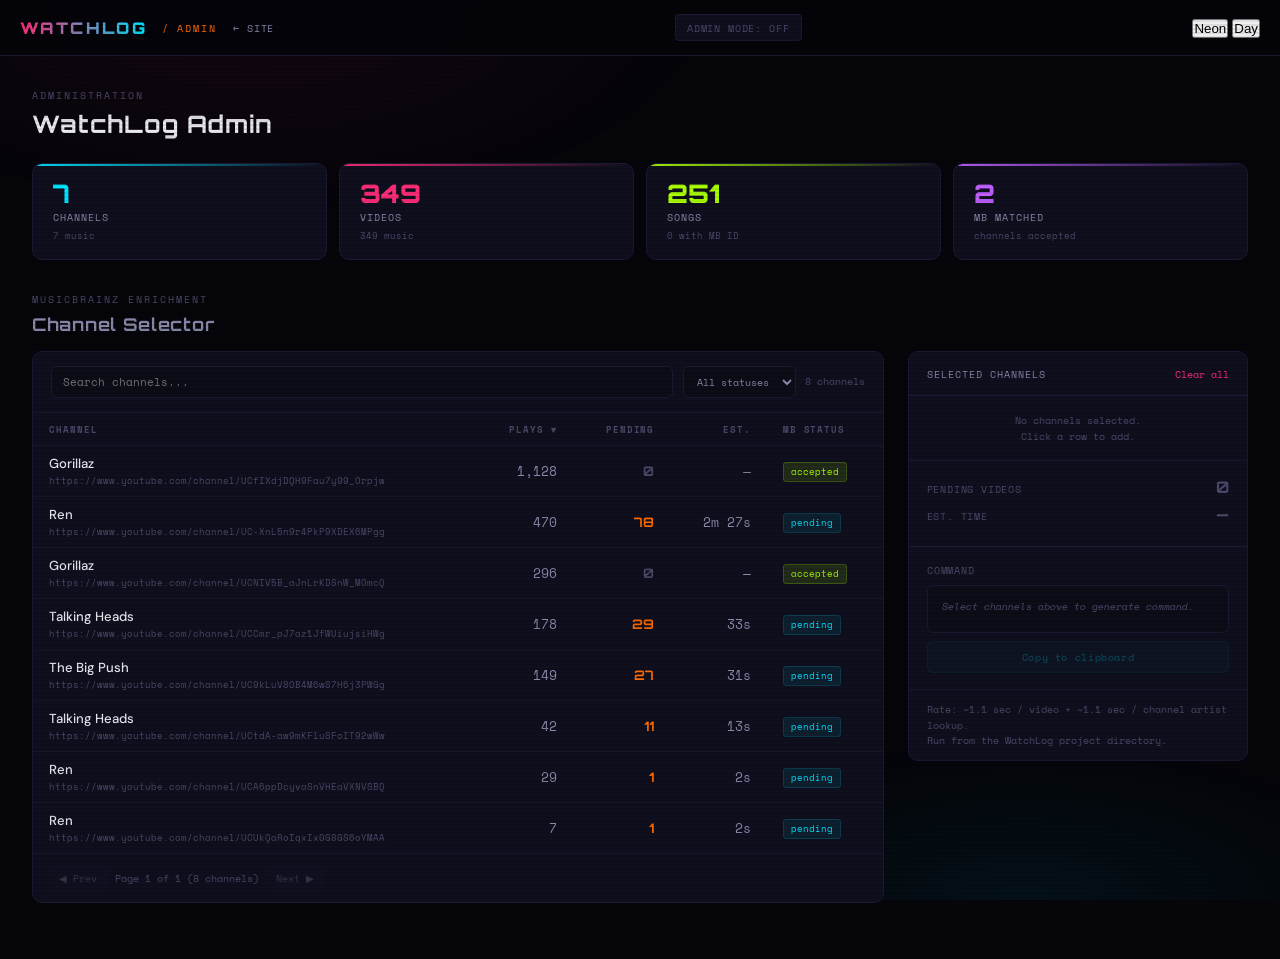
<file: admin.html>
<!DOCTYPE html>
<html lang="en">
<head>
<meta charset="UTF-8">
<meta name="viewport" content="width=device-width, initial-scale=1.0">
<title>WATCHLOG — Admin</title>
<link href="https://fonts.googleapis.com/css2?family=Orbitron:wght@400;700;900&family=Space+Mono:ital,wght@0,400;0,700;1,400&family=DM+Sans:wght@300;400;500&display=swap" rel="stylesheet">
<style>
:root {
  --bg:#05050a; --bg2:#08080f; --bg3:#0d0d18;
  --surface:#0f0f1e; --surface2:#141428; --border:#1a1a35;
  --c1:#ff2d78; --c2:#00e5ff; --c3:#aaff00; --c4:#ff6b00; --c5:#bf5fff;
  --text:#e8e8f0; --text2:#8888aa; --text3:#4a4a6a;
}
[data-theme="daylight"] {
  --bg:#eef0f6; --bg2:#e5e8f2; --bg3:#d8dceb;
  --surface:#ffffff; --surface2:#f3f5fb; --border:#c4c8de;
  --c1:#b8174a; --c2:#006fa3; --c3:#3d7200; --c4:#b84800; --c5:#6822a8;
  --text:#1a1a2e; --text2:#44446a; --text3:#7878a0;
}
[data-theme="daylight"] body{font-weight:450;font-size:1.02rem}
[data-theme="daylight"] body::before{background:none}
[data-theme="daylight"] body::after{background:radial-gradient(ellipse 60% 40% at 20% 0%,rgba(184,23,74,.04) 0%,transparent 60%),radial-gradient(ellipse 50% 30% at 80% 100%,rgba(0,111,163,.03) 0%,transparent 60%)}
[data-theme="daylight"] nav{background:rgba(238,240,246,.96);box-shadow:0 1px 6px rgba(0,0,0,.1)}
[data-theme="daylight"] .nav-link{font-weight:600}
[data-theme="daylight"] .stat-card,[data-theme="daylight"] .panel,[data-theme="daylight"] .sidebar-panel{box-shadow:0 1px 4px rgba(0,0,0,.07)}
[data-theme="daylight"] .stat-card:nth-child(1) .stat-num{color:var(--c2)}
[data-theme="daylight"] .stat-card:nth-child(2) .stat-num{color:var(--c1)}
[data-theme="daylight"] .stat-card:nth-child(3) .stat-num{color:var(--c3)}
[data-theme="daylight"] .stat-card:nth-child(4) .stat-num{color:var(--c5)}
[data-theme="daylight"] .panel-title{font-weight:700;color:var(--text2)}
[data-theme="daylight"] .ch-search{background:var(--surface);color:var(--text)}
[data-theme="daylight"] .ch-search:focus{border-color:rgba(0,111,163,.4)}
[data-theme="daylight"] .ch-filter{background:var(--surface);color:var(--text)}
[data-theme="daylight"] .ch-table td{font-weight:500}
[data-theme="daylight"] .ch-name{color:var(--text)}
[data-theme="daylight"] .ch-row:hover{background:var(--surface2)}
[data-theme="daylight"] .ch-row.selected{background:rgba(0,111,163,.07);outline-color:rgba(0,111,163,.25)}
[data-theme="daylight"] .mb-badge.accepted{background:rgba(61,114,0,.1);color:var(--c3);border-color:rgba(61,114,0,.25)}
[data-theme="daylight"] .mb-badge.review{background:rgba(184,72,0,.1);color:var(--c4);border-color:rgba(184,72,0,.25)}
[data-theme="daylight"] .mb-badge.no_match{background:rgba(120,120,160,.08);color:var(--text3)}
[data-theme="daylight"] .mb-badge.pending{background:rgba(0,111,163,.08);color:var(--c2);border-color:rgba(0,111,163,.2)}
[data-theme="daylight"] .page-btn{background:var(--surface);font-weight:500}
[data-theme="daylight"] .page-btn:hover:not(:disabled){border-color:rgba(0,111,163,.3);color:var(--c2)}
[data-theme="daylight"] .selected-item{border-bottom-color:var(--border)}
[data-theme="daylight"] .selected-name{color:var(--text)}
[data-theme="daylight"] .cmd-code{background:var(--surface);color:var(--c3)}
[data-theme="daylight"] .cmd-copy{background:rgba(0,111,163,.08);border-color:rgba(0,111,163,.2);color:var(--c2)}
[data-theme="daylight"] .cmd-copy:hover:not(:disabled){background:rgba(0,111,163,.15)}
[data-theme="daylight"] .admin-toggle{background:var(--surface);color:var(--text3)}
*{box-sizing:border-box;margin:0;padding:0}
body{background:var(--bg);color:var(--text);font-family:'DM Sans',sans-serif;min-height:100vh;overflow-x:hidden}
body::before{content:'';position:fixed;inset:0;background:repeating-linear-gradient(0deg,transparent,transparent 2px,rgba(0,0,0,.08) 2px,rgba(0,0,0,.08) 4px);pointer-events:none;z-index:9999}
body::after{content:'';position:fixed;inset:0;background:radial-gradient(ellipse 60% 40% at 20% 0%,rgba(255,45,120,.07) 0%,transparent 60%),radial-gradient(ellipse 50% 30% at 80% 100%,rgba(0,229,255,.06) 0%,transparent 60%);pointer-events:none;z-index:0}
#app{position:relative;z-index:1}

nav{position:sticky;top:0;z-index:100;background:rgba(5,5,10,.93);backdrop-filter:blur(20px);border-bottom:1px solid var(--border);padding:0 1.25rem;display:flex;align-items:center;gap:.4rem;height:56px}
.logo{font-family:'Orbitron',monospace;font-weight:900;font-size:1rem;letter-spacing:.15em;background:linear-gradient(90deg,var(--c1),var(--c2));-webkit-background-clip:text;-webkit-text-fill-color:transparent;cursor:pointer;text-decoration:none;flex-shrink:0;margin-right:.4rem}
.logo-sub{font-family:'Space Mono',monospace;font-size:.6rem;letter-spacing:.2em;color:var(--c4);text-transform:uppercase;margin-left:.1rem}
.nav-link{font-family:'Space Mono',monospace;font-size:.65rem;letter-spacing:.08em;text-transform:uppercase;color:var(--text2);padding:.3rem .55rem;border-radius:4px;cursor:pointer;transition:all .2s;border:1px solid transparent;white-space:nowrap;text-decoration:none}
.nav-link:hover{color:var(--text);border-color:var(--border);background:var(--surface)}

.page{padding:2rem;max-width:1400px;margin:0 auto}
.section-label{font-family:'Space Mono',monospace;font-size:.62rem;letter-spacing:.2em;text-transform:uppercase;color:var(--text3);margin-bottom:.35rem}
.section-title{font-family:'Orbitron',monospace;font-weight:700;font-size:1.5rem;letter-spacing:.04em;margin-bottom:1.5rem}

/* STAT CARDS */
.stat-grid{display:grid;grid-template-columns:repeat(4,1fr);gap:.75rem;margin-bottom:2rem}
.stat-card{background:var(--surface);border:1px solid var(--border);border-radius:10px;padding:1.1rem 1.25rem;position:relative;overflow:hidden}
.stat-card::before{content:'';position:absolute;top:0;left:0;right:0;height:2px}
.stat-card:nth-child(1)::before{background:linear-gradient(90deg,var(--c2),transparent)}
.stat-card:nth-child(2)::before{background:linear-gradient(90deg,var(--c1),transparent)}
.stat-card:nth-child(3)::before{background:linear-gradient(90deg,var(--c3),transparent)}
.stat-card:nth-child(4)::before{background:linear-gradient(90deg,var(--c5),transparent)}
.stat-num{font-family:'Orbitron',monospace;font-size:1.6rem;font-weight:900;line-height:1;margin-bottom:.2rem}
.stat-card:nth-child(1) .stat-num{color:var(--c2)}
.stat-card:nth-child(2) .stat-num{color:var(--c1)}
.stat-card:nth-child(3) .stat-num{color:var(--c3)}
.stat-card:nth-child(4) .stat-num{color:var(--c5)}
.stat-label{font-family:'Space Mono',monospace;font-size:.6rem;letter-spacing:.1em;text-transform:uppercase;color:var(--text2)}
.stat-sub{font-family:'Space Mono',monospace;font-size:.58rem;color:var(--text3);margin-top:.3rem}

/* PANEL */
.panel{background:var(--surface);border:1px solid var(--border);border-radius:10px;overflow:hidden;margin-bottom:1.5rem}
.panel-header{padding:.85rem 1.25rem;border-bottom:1px solid var(--border);display:flex;align-items:center;justify-content:space-between;gap:1rem;flex-wrap:wrap}
.panel-title{font-family:'Space Mono',monospace;font-size:.68rem;letter-spacing:.1em;text-transform:uppercase;color:var(--text2)}

/* MB ENRICHMENT LAYOUT */
.mb-layout{display:grid;grid-template-columns:1fr 340px;gap:1.5rem;align-items:start}
@media(max-width:900px){.mb-layout{grid-template-columns:1fr}}

/* CHANNEL TABLE */
.ch-controls{padding:.85rem 1.1rem;border-bottom:1px solid var(--border);display:flex;gap:.6rem;align-items:center}
.ch-search{flex:1;background:var(--bg3);border:1px solid var(--border);border-radius:6px;color:var(--text);font-family:'Space Mono',monospace;font-size:.7rem;padding:.4rem .7rem;outline:none;transition:border-color .2s}
.ch-search:focus{border-color:rgba(0,229,255,.4)}
.ch-filter{font-family:'Space Mono',monospace;font-size:.65rem;background:var(--bg3);border:1px solid var(--border);border-radius:6px;color:var(--text2);padding:.4rem .6rem;cursor:pointer;outline:none}
.ch-filter:focus{border-color:rgba(0,229,255,.3)}
.ch-count{font-family:'Space Mono',monospace;font-size:.62rem;color:var(--text3);white-space:nowrap}

.ch-table{width:100%;border-collapse:collapse}
.ch-table th{font-family:'Space Mono',monospace;font-size:.58rem;letter-spacing:.1em;text-transform:uppercase;color:var(--text3);padding:.6rem 1rem;border-bottom:1px solid var(--border);text-align:left;white-space:nowrap;cursor:pointer;user-select:none}
.ch-table th:hover{color:var(--text2)}
.ch-table th.sort-asc::after{content:' ▲'}
.ch-table th.sort-desc::after{content:' ▼'}
.ch-table td{padding:.55rem 1rem;border-bottom:1px solid rgba(26,26,53,.6);font-size:.82rem;vertical-align:middle}
.ch-table tr:last-child td{border-bottom:none}
.ch-table tr.ch-row{cursor:pointer;transition:background .12s}
.ch-table tr.ch-row:hover{background:var(--surface2)}
.ch-table tr.ch-row.selected{background:rgba(0,229,255,.07);outline:1px solid rgba(0,229,255,.25)}
.ch-name{font-weight:500;color:var(--text)}
.ch-name small{display:block;font-family:'Space Mono',monospace;font-size:.58rem;color:var(--text3);margin-top:.15rem;word-break:break-all}
.ch-plays{font-family:'Space Mono',monospace;font-size:.72rem;color:var(--text2);text-align:right}
.ch-pending{font-family:'Orbitron',monospace;font-size:.75rem;font-weight:700;text-align:right}
.ch-pending.has-pending{color:var(--c4)}
.ch-pending.no-pending{color:var(--text3)}
.ch-est{font-family:'Space Mono',monospace;font-size:.68rem;color:var(--text2);text-align:right;white-space:nowrap}
.mb-badge{font-family:'Space Mono',monospace;font-size:.58rem;padding:.15rem .45rem;border-radius:3px;white-space:nowrap}
.mb-badge.accepted{background:rgba(170,255,0,.12);color:var(--c3);border:1px solid rgba(170,255,0,.2)}
.mb-badge.review{background:rgba(255,107,0,.12);color:var(--c4);border:1px solid rgba(255,107,0,.2)}
.mb-badge.no_match{background:rgba(136,136,170,.08);color:var(--text3);border:1px solid var(--border)}
.mb-badge.pending{background:rgba(0,229,255,.08);color:var(--c2);border:1px solid rgba(0,229,255,.15)}

.ch-scroll{max-height:560px;overflow-y:auto}
.ch-scroll::-webkit-scrollbar{width:5px}
.ch-scroll::-webkit-scrollbar-track{background:var(--bg2)}
.ch-scroll::-webkit-scrollbar-thumb{background:var(--border);border-radius:3px}

.pagination{padding:.7rem 1rem;border-top:1px solid var(--border);display:flex;align-items:center;gap:.5rem;font-family:'Space Mono',monospace;font-size:.65rem;color:var(--text3)}
.page-btn{background:var(--surface2);border:1px solid var(--border);border-radius:4px;color:var(--text2);padding:.25rem .55rem;cursor:pointer;font-family:'Space Mono',monospace;font-size:.65rem;transition:all .15s}
.page-btn:hover:not(:disabled){border-color:rgba(0,229,255,.3);color:var(--c2)}
.page-btn:disabled{opacity:.3;cursor:default}

/* SELECTION SIDEBAR */
.sidebar{position:sticky;top:72px}
.sidebar-panel{background:var(--surface);border:1px solid var(--border);border-radius:10px;overflow:hidden;margin-bottom:1rem}
.sidebar-header{padding:.85rem 1.1rem;border-bottom:1px solid var(--border);display:flex;align-items:center;justify-content:space-between}
.sidebar-title{font-family:'Space Mono',monospace;font-size:.65rem;letter-spacing:.1em;text-transform:uppercase;color:var(--text2)}
.sidebar-clear{font-family:'Space Mono',monospace;font-size:.6rem;color:var(--c1);background:none;border:none;cursor:pointer;padding:0}
.sidebar-clear:hover{text-decoration:underline}
.selected-list{list-style:none;max-height:200px;overflow-y:auto}
.selected-item{display:flex;align-items:center;justify-content:space-between;padding:.5rem .9rem;border-bottom:1px solid rgba(26,26,53,.6);gap:.5rem}
.selected-item:last-child{border-bottom:none}
.selected-name{font-size:.8rem;color:var(--text);flex:1;min-width:0;overflow:hidden;text-overflow:ellipsis;white-space:nowrap}
.selected-vids{font-family:'Space Mono',monospace;font-size:.65rem;color:var(--text3);white-space:nowrap}
.selected-remove{background:none;border:none;color:var(--text3);cursor:pointer;font-size:.85rem;padding:0 0 0 .4rem;line-height:1;flex-shrink:0}
.selected-remove:hover{color:var(--c1)}
.empty-msg{padding:1rem;font-family:'Space Mono',monospace;font-size:.65rem;color:var(--text3);text-align:center}

.estimate-box{padding:1rem 1.1rem;border-top:1px solid var(--border)}
.est-row{display:flex;justify-content:space-between;align-items:baseline;margin-bottom:.4rem}
.est-label{font-family:'Space Mono',monospace;font-size:.62rem;color:var(--text3);text-transform:uppercase;letter-spacing:.08em}
.est-val{font-family:'Orbitron',monospace;font-size:1rem;font-weight:700;color:var(--c2)}
.est-val.zero{color:var(--text3)}

.cmd-box{padding:1rem 1.1rem;border-top:1px solid var(--border)}
.cmd-label{font-family:'Space Mono',monospace;font-size:.6rem;letter-spacing:.1em;text-transform:uppercase;color:var(--text3);margin-bottom:.5rem}
.cmd-code{background:var(--bg3);border:1px solid var(--border);border-radius:6px;padding:.75rem .9rem;font-family:'Space Mono',monospace;font-size:.65rem;color:var(--c3);word-break:break-all;line-height:1.6;min-height:3rem;position:relative}
.cmd-code.empty{color:var(--text3);font-style:italic}
.cmd-copy{margin-top:.5rem;width:100%;background:rgba(0,229,255,.08);border:1px solid rgba(0,229,255,.2);border-radius:6px;color:var(--c2);font-family:'Space Mono',monospace;font-size:.65rem;padding:.45rem;cursor:pointer;transition:all .15s;letter-spacing:.06em}
.cmd-copy:hover:not(:disabled){background:rgba(0,229,255,.15)}
.cmd-copy:disabled{opacity:.3;cursor:default}
.cmd-copy.copied{background:rgba(170,255,0,.1);border-color:rgba(170,255,0,.25);color:var(--c3)}

.note{font-family:'Space Mono',monospace;font-size:.6rem;color:var(--text3);line-height:1.6;padding:.75rem 1.1rem;border-top:1px solid var(--border)}

.admin-toggle{font-family:'Space Mono',monospace;font-size:.65rem;letter-spacing:.08em;text-transform:uppercase;padding:.3rem .7rem;border-radius:4px;cursor:pointer;transition:all .2s;border:1px solid var(--border);color:var(--text3);background:var(--surface);white-space:nowrap;user-select:none;margin-left:auto}
.admin-toggle.on{color:var(--c3);border-color:rgba(170,255,0,.4);background:rgba(170,255,0,.08)}
</style>
</head>
<body>
<div id="app">

<nav>
  <a class="logo" href="index.html">WATCHLOG</a>
  <span class="logo-sub">/ ADMIN</span>
  <a class="nav-link" href="index.html">← Site</a>
  <div class="admin-toggle" id="adminToggle" onclick="toggleAdminMode()">
    <span id="adminToggleLabel">Admin Mode: OFF</span>
  </div>
  <div class="mode-toggle" style="margin-left:auto" title="Switch theme">
    <button class="mode-btn theme-btn" data-theme="neon"     onclick="applyTheme('neon')">Neon</button>
    <button class="mode-btn theme-btn" data-theme="daylight" onclick="applyTheme('daylight')">Day</button>
  </div>
</nav>

<div class="page">
  <div class="section-label">Administration</div>
  <div class="section-title">WatchLog Admin</div>

  <!-- STAT CARDS -->
  <div class="stat-grid" id="statGrid">
    <div class="stat-card"><div class="stat-num" id="sCh">—</div><div class="stat-label">Channels</div><div class="stat-sub" id="sChSub">— music</div></div>
    <div class="stat-card"><div class="stat-num" id="sVid">—</div><div class="stat-label">Videos</div><div class="stat-sub" id="sVidSub">— music</div></div>
    <div class="stat-card"><div class="stat-num" id="sSong">—</div><div class="stat-label">Songs</div><div class="stat-sub" id="sSongSub">— with MB ID</div></div>
    <div class="stat-card"><div class="stat-num" id="sMB">—</div><div class="stat-label">MB Matched</div><div class="stat-sub" id="sMBSub">channels accepted</div></div>
  </div>

  <!-- MB ENRICHMENT -->
  <div class="section-label">MusicBrainz Enrichment</div>
  <div style="font-family:'Orbitron',monospace;font-weight:700;font-size:1.1rem;letter-spacing:.04em;margin-bottom:1rem;color:var(--text2)">Channel Selector</div>

  <div class="mb-layout">

    <!-- LEFT: CHANNEL TABLE -->
    <div>
      <div class="panel">
        <div class="ch-controls">
          <input class="ch-search" id="chSearch" type="text" placeholder="Search channels..." oninput="filterChannels()">
          <select class="ch-filter" id="mbFilter" onchange="filterChannels()">
            <option value="all">All statuses</option>
            <option value="pending">Pending</option>
            <option value="accepted">Accepted</option>
            <option value="review">Review</option>
            <option value="no_match">No match</option>
          </select>
          <span class="ch-count" id="chCount">— channels</span>
        </div>
        <div class="ch-scroll">
          <table class="ch-table">
            <thead>
              <tr>
                <th onclick="sortBy('name')" id="th-name">Channel</th>
                <th onclick="sortBy('plays')" id="th-plays" style="text-align:right">Plays</th>
                <th onclick="sortBy('pending')" id="th-pending" style="text-align:right">Pending</th>
                <th onclick="sortBy('est')" id="th-est" style="text-align:right">Est.</th>
                <th id="th-mb">MB Status</th>
              </tr>
            </thead>
            <tbody id="chBody"></tbody>
          </table>
        </div>
        <div class="pagination">
          <button class="page-btn" id="btnPrev" onclick="changePage(-1)">◀ Prev</button>
          <span id="pageInfo">—</span>
          <button class="page-btn" id="btnNext" onclick="changePage(1)">Next ▶</button>
        </div>
      </div>
    </div>

    <!-- RIGHT: SELECTION + ESTIMATE -->
    <div class="sidebar">
      <div class="sidebar-panel">
        <div class="sidebar-header">
          <span class="sidebar-title">Selected Channels</span>
          <button class="sidebar-clear" onclick="clearSelection()">Clear all</button>
        </div>
        <ul class="selected-list" id="selectedList">
          <li class="empty-msg">No channels selected.<br>Click a row to add.</li>
        </ul>
        <div class="estimate-box">
          <div class="est-row">
            <span class="est-label">Pending Videos</span>
            <span class="est-val zero" id="estVids">0</span>
          </div>
          <div class="est-row">
            <span class="est-label">Est. Time</span>
            <span class="est-val zero" id="estTime">—</span>
          </div>
        </div>
        <div class="cmd-box">
          <div class="cmd-label">Command</div>
          <div class="cmd-code empty" id="cmdCode">Select channels above to generate command.</div>
          <button class="cmd-copy" id="cmdCopy" onclick="copyCmd()" disabled>Copy to clipboard</button>
        </div>
        <div class="note">
          Rate: ~1.1 sec / video + ~1.1 sec / channel artist lookup.<br>
          Run from the WatchLog project directory.
        </div>
      </div>
    </div>

  </div>
</div><!-- /page -->
</div><!-- /app -->

<script>
const MB_RATE = 1.1; // seconds per request
const PAGE_SIZE = 50;

let allChannels = [];
let filtered    = [];
let selected    = new Map(); // url -> channel obj
let currentPage = 0;
let sortKey     = 'plays';
let sortDir     = -1; // -1 = desc

async function init() {
  const resp = await fetch('admin_data.json');
  const data = await resp.json();

  // Stats
  const s = data.stats;
  document.getElementById('sCh').textContent    = s.channels_total.toLocaleString();
  document.getElementById('sChSub').textContent = s.channels_music.toLocaleString() + ' music';
  document.getElementById('sVid').textContent   = s.videos_total.toLocaleString();
  document.getElementById('sVidSub').textContent= s.videos_music.toLocaleString() + ' music';
  document.getElementById('sSong').textContent  = s.songs_total.toLocaleString();
  document.getElementById('sSongSub').textContent = s.songs_mb.toLocaleString() + ' with MB ID';
  document.getElementById('sMB').textContent    = s.channels_mb.toLocaleString();

  allChannels = data.channels;
  filterChannels();
}

function filterChannels() {
  const q      = document.getElementById('chSearch').value.toLowerCase().trim();
  const status = document.getElementById('mbFilter').value;
  filtered = allChannels.filter(c => {
    const matchQ = !q || c.name.toLowerCase().includes(q) || c.url.toLowerCase().includes(q);
    const matchS = status === 'all' || c.mb_status === status;
    return matchQ && matchS;
  });
  currentPage = 0;
  sortFiltered();
  renderTable();
}

function sortBy(key) {
  if (sortKey === key) {
    sortDir *= -1;
  } else {
    sortKey = key;
    sortDir = key === 'name' ? 1 : -1;
  }
  sortFiltered();
  renderTable();
}

function sortFiltered() {
  const keyMap = {plays:'plays', name:'name', pending:'pending_videos', est:'pending_videos'};
  const k = keyMap[sortKey] || 'plays';
  filtered.sort((a,b) => {
    let av = a[k], bv = b[k];
    if (typeof av === 'string') av = av.toLowerCase();
    if (typeof bv === 'string') bv = bv.toLowerCase();
    if (av < bv) return -sortDir;
    if (av > bv) return  sortDir;
    return 0;
  });
  // Update sort indicators
  ['name','plays','pending','est'].forEach(k => {
    const th = document.getElementById('th-' + k);
    if (!th) return;
    th.className = sortKey === k ? (sortDir === 1 ? 'sort-asc' : 'sort-desc') : '';
  });
}

function renderTable() {
  const start = currentPage * PAGE_SIZE;
  const page  = filtered.slice(start, start + PAGE_SIZE);
  const tbody = document.getElementById('chBody');

  tbody.innerHTML = page.map(ch => {
    const sel    = selected.has(ch.url);
    const pend   = ch.pending_videos;
    const estSec = Math.round((pend + 1) * MB_RATE);
    const estStr = estSec < 60 ? estSec + 's' : Math.ceil(estSec/60) + 'm ' + (estSec % 60) + 's';
    return `<tr class="ch-row${sel ? ' selected' : ''}" onclick="toggleChannel(${JSON.stringify(ch.url)})">
      <td><div class="ch-name">${esc(ch.name)}<small>${esc(ch.url)}</small></div></td>
      <td class="ch-plays">${ch.plays.toLocaleString()}</td>
      <td class="ch-pending ${pend > 0 ? 'has-pending' : 'no-pending'}">${pend}</td>
      <td class="ch-est">${pend > 0 ? estStr : '—'}</td>
      <td><span class="mb-badge ${ch.mb_status}">${ch.mb_status}</span></td>
    </tr>`;
  }).join('');

  const total = filtered.length;
  const pages = Math.max(1, Math.ceil(total / PAGE_SIZE));
  document.getElementById('pageInfo').textContent =
    `Page ${currentPage+1} of ${pages} (${total.toLocaleString()} channels)`;
  document.getElementById('btnPrev').disabled = currentPage === 0;
  document.getElementById('btnNext').disabled = currentPage >= pages - 1;
  document.getElementById('chCount').textContent = total.toLocaleString() + ' channels';
}

function changePage(dir) {
  const pages = Math.ceil(filtered.length / PAGE_SIZE);
  currentPage = Math.max(0, Math.min(pages-1, currentPage + dir));
  renderTable();
}

function toggleChannel(url) {
  const ch = allChannels.find(c => c.url === url);
  if (!ch) return;
  if (selected.has(url)) {
    selected.delete(url);
  } else {
    selected.set(url, ch);
  }
  renderTable();
  renderSidebar();
}

function clearSelection() {
  selected.clear();
  renderTable();
  renderSidebar();
}

function renderSidebar() {
  const list = document.getElementById('selectedList');
  if (selected.size === 0) {
    list.innerHTML = '<li class="empty-msg">No channels selected.<br>Click a row to add.</li>';
    document.getElementById('estVids').textContent = '0';
    document.getElementById('estVids').className = 'est-val zero';
    document.getElementById('estTime').textContent = '—';
    document.getElementById('estTime').className = 'est-val zero';
    document.getElementById('cmdCode').textContent = 'Select channels above to generate command.';
    document.getElementById('cmdCode').className = 'cmd-code empty';
    document.getElementById('cmdCopy').disabled = true;
    return;
  }

  let totalPending = 0;
  const items = [];
  selected.forEach(ch => {
    totalPending += ch.pending_videos;
    items.push(`<li class="selected-item">
      <span class="selected-name" title="${esc(ch.url)}">${esc(ch.name)}</span>
      <span class="selected-vids">${ch.pending_videos} pending</span>
      <button class="selected-remove" onclick="event.stopPropagation();toggleChannel(${JSON.stringify(ch.url)})" title="Remove">✕</button>
    </li>`);
  });
  list.innerHTML = items.join('');

  // Estimate: 1 artist lookup per channel + 1 per pending video
  const totalSec = Math.round((totalPending + selected.size) * MB_RATE);
  const timeStr  = totalSec < 60
    ? totalSec + ' sec'
    : Math.floor(totalSec/60) + ' min ' + (totalSec % 60) + ' sec';

  document.getElementById('estVids').textContent = totalPending.toLocaleString();
  document.getElementById('estVids').className = 'est-val' + (totalPending > 0 ? '' : ' zero');
  document.getElementById('estTime').textContent = timeStr;
  document.getElementById('estTime').className = 'est-val' + (totalPending > 0 ? '' : ' zero');

  // Build command
  const urls = [...selected.keys()].map(u => `  ${u}`).join(' \\\n');
  const cmd = `py build_watchlog_db.py \\\n  --mb-channel \\\n${urls}`;
  document.getElementById('cmdCode').textContent = cmd;
  document.getElementById('cmdCode').className = 'cmd-code';
  document.getElementById('cmdCopy').disabled = false;
}

function copyCmd() {
  const urls = [...selected.keys()].join(' ');
  const cmd = `py build_watchlog_db.py --mb-channel ${urls}`;
  navigator.clipboard.writeText(cmd).then(() => {
    const btn = document.getElementById('cmdCopy');
    btn.textContent = 'Copied!';
    btn.className = 'cmd-copy copied';
    setTimeout(() => {
      btn.textContent = 'Copy to clipboard';
      btn.className = 'cmd-copy';
    }, 2000);
  });
}

function esc(s) {
  return (s||'').replace(/&/g,'&amp;').replace(/</g,'&lt;').replace(/>/g,'&gt;').replace(/"/g,'&quot;');
}

init();

function applyTheme(t) {
  localStorage.setItem('wl_theme', t);
  document.documentElement.setAttribute('data-theme', t === 'neon' ? '' : t);
  document.querySelectorAll('.theme-btn').forEach(b => b.classList.toggle('active', b.dataset.theme === t));
}
// Apply saved theme immediately
applyTheme(localStorage.getItem('wl_theme') || 'neon');

function toggleAdminMode() {
  const on = localStorage.getItem('wl_admin_mode') !== 'on';
  localStorage.setItem('wl_admin_mode', on ? 'on' : 'off');
  updateAdminToggle();
}

function updateAdminToggle() {
  const on = localStorage.getItem('wl_admin_mode') === 'on';
  document.getElementById('adminToggle').classList.toggle('on', on);
  document.getElementById('adminToggleLabel').textContent = 'Admin Mode: ' + (on ? 'ON' : 'OFF');
}

updateAdminToggle();
</script>
</body>
</html>
</file>
